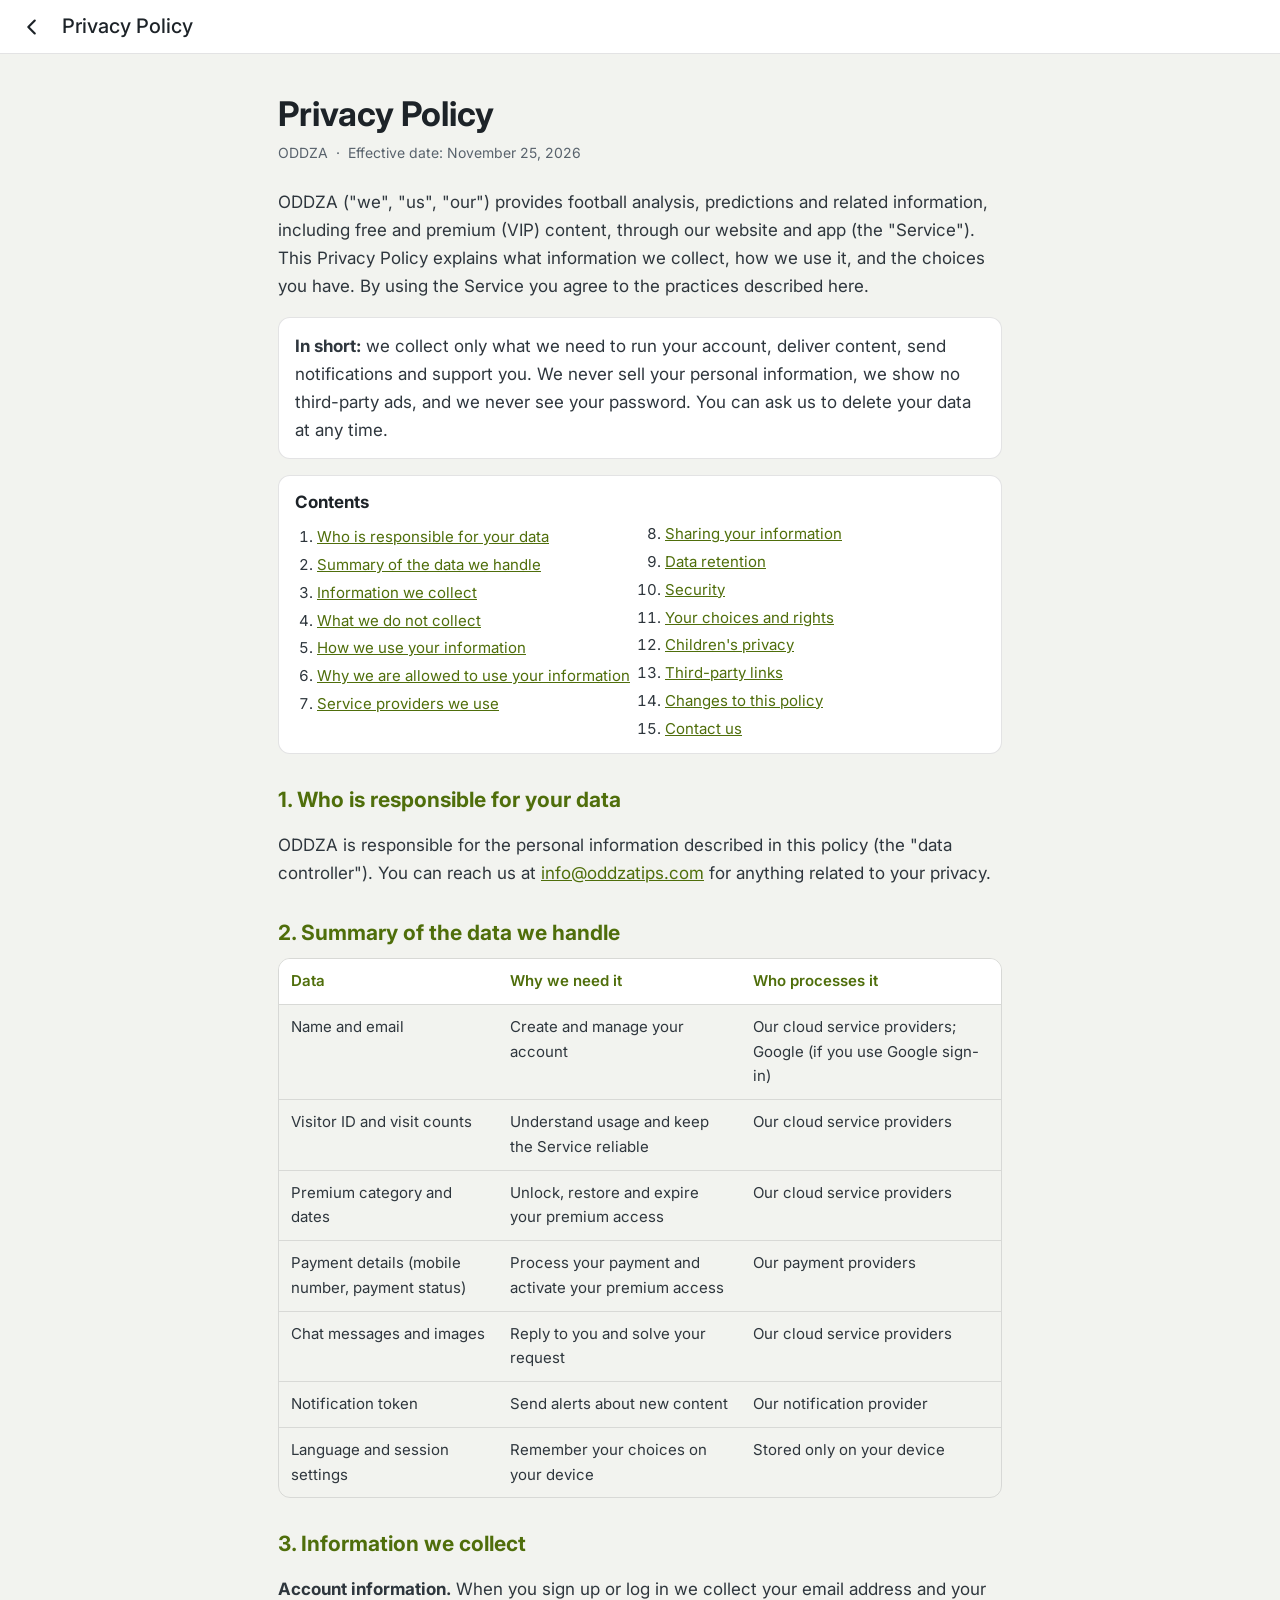
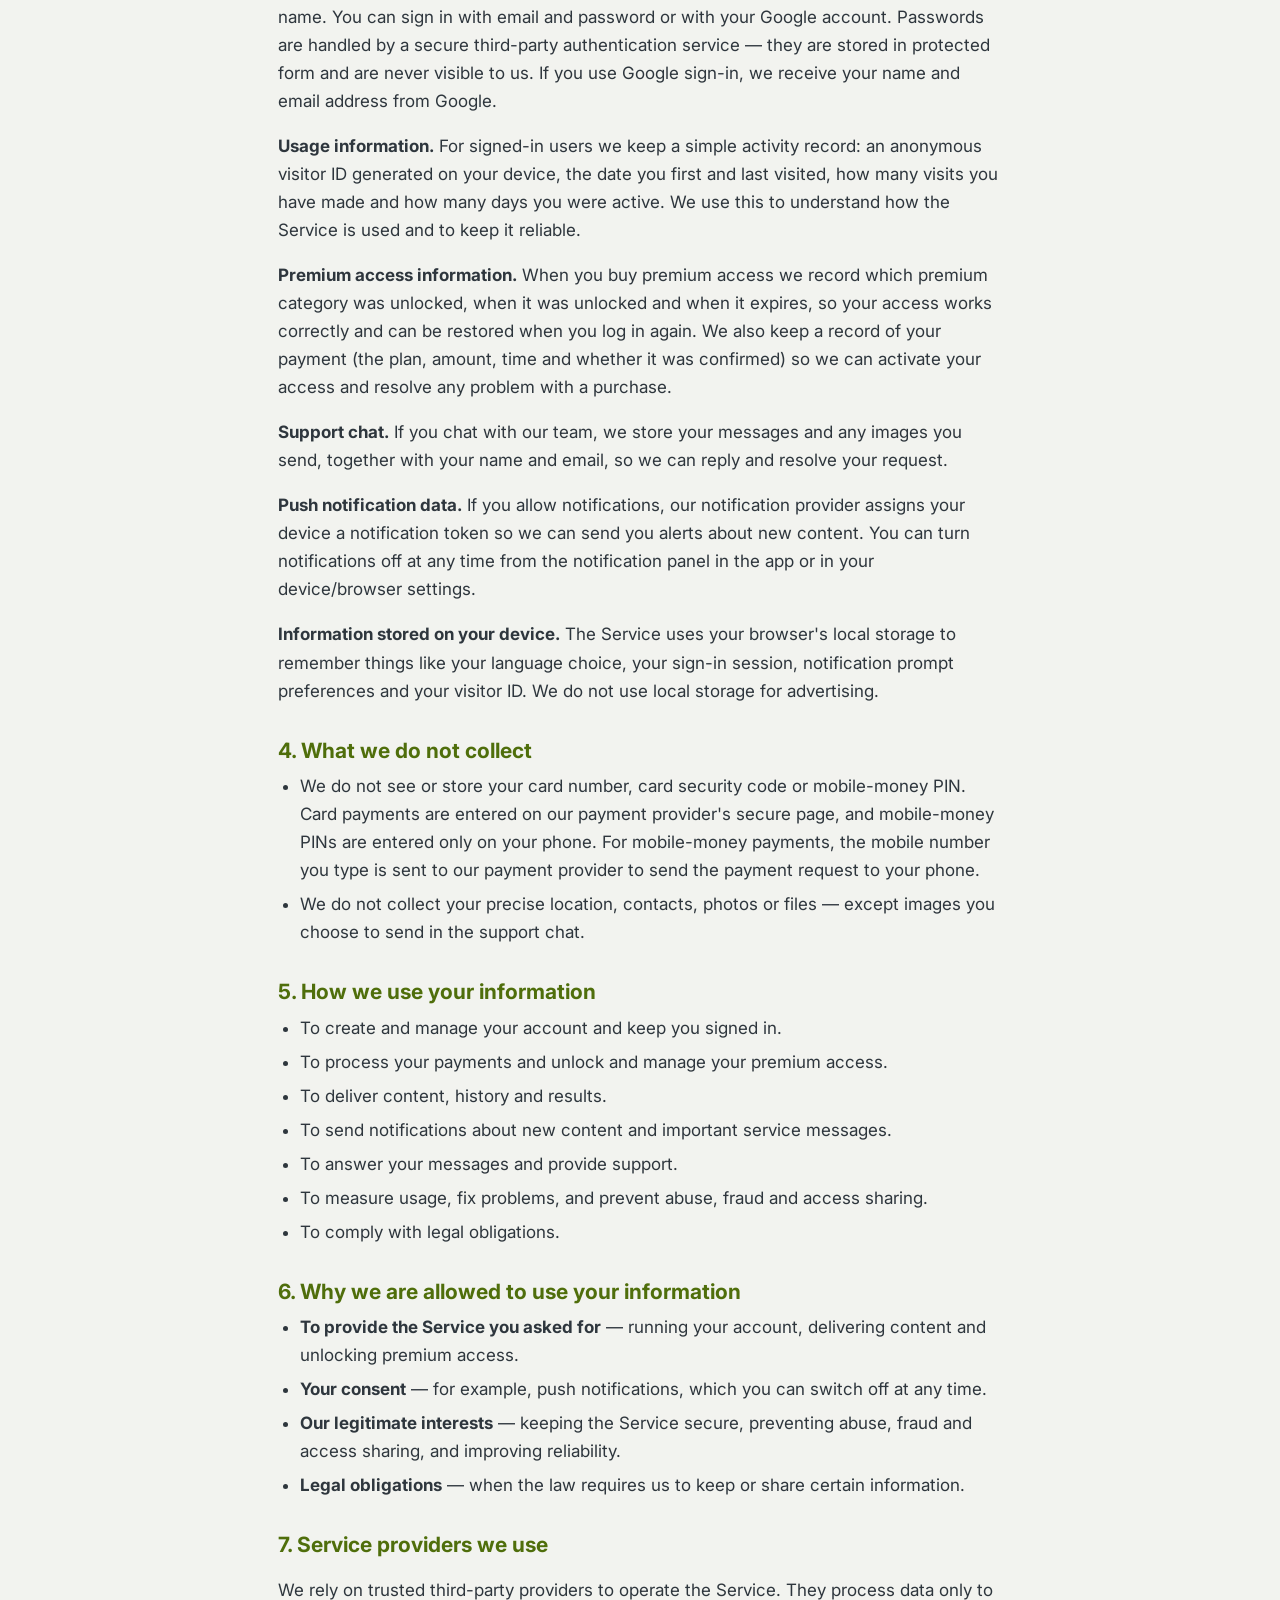
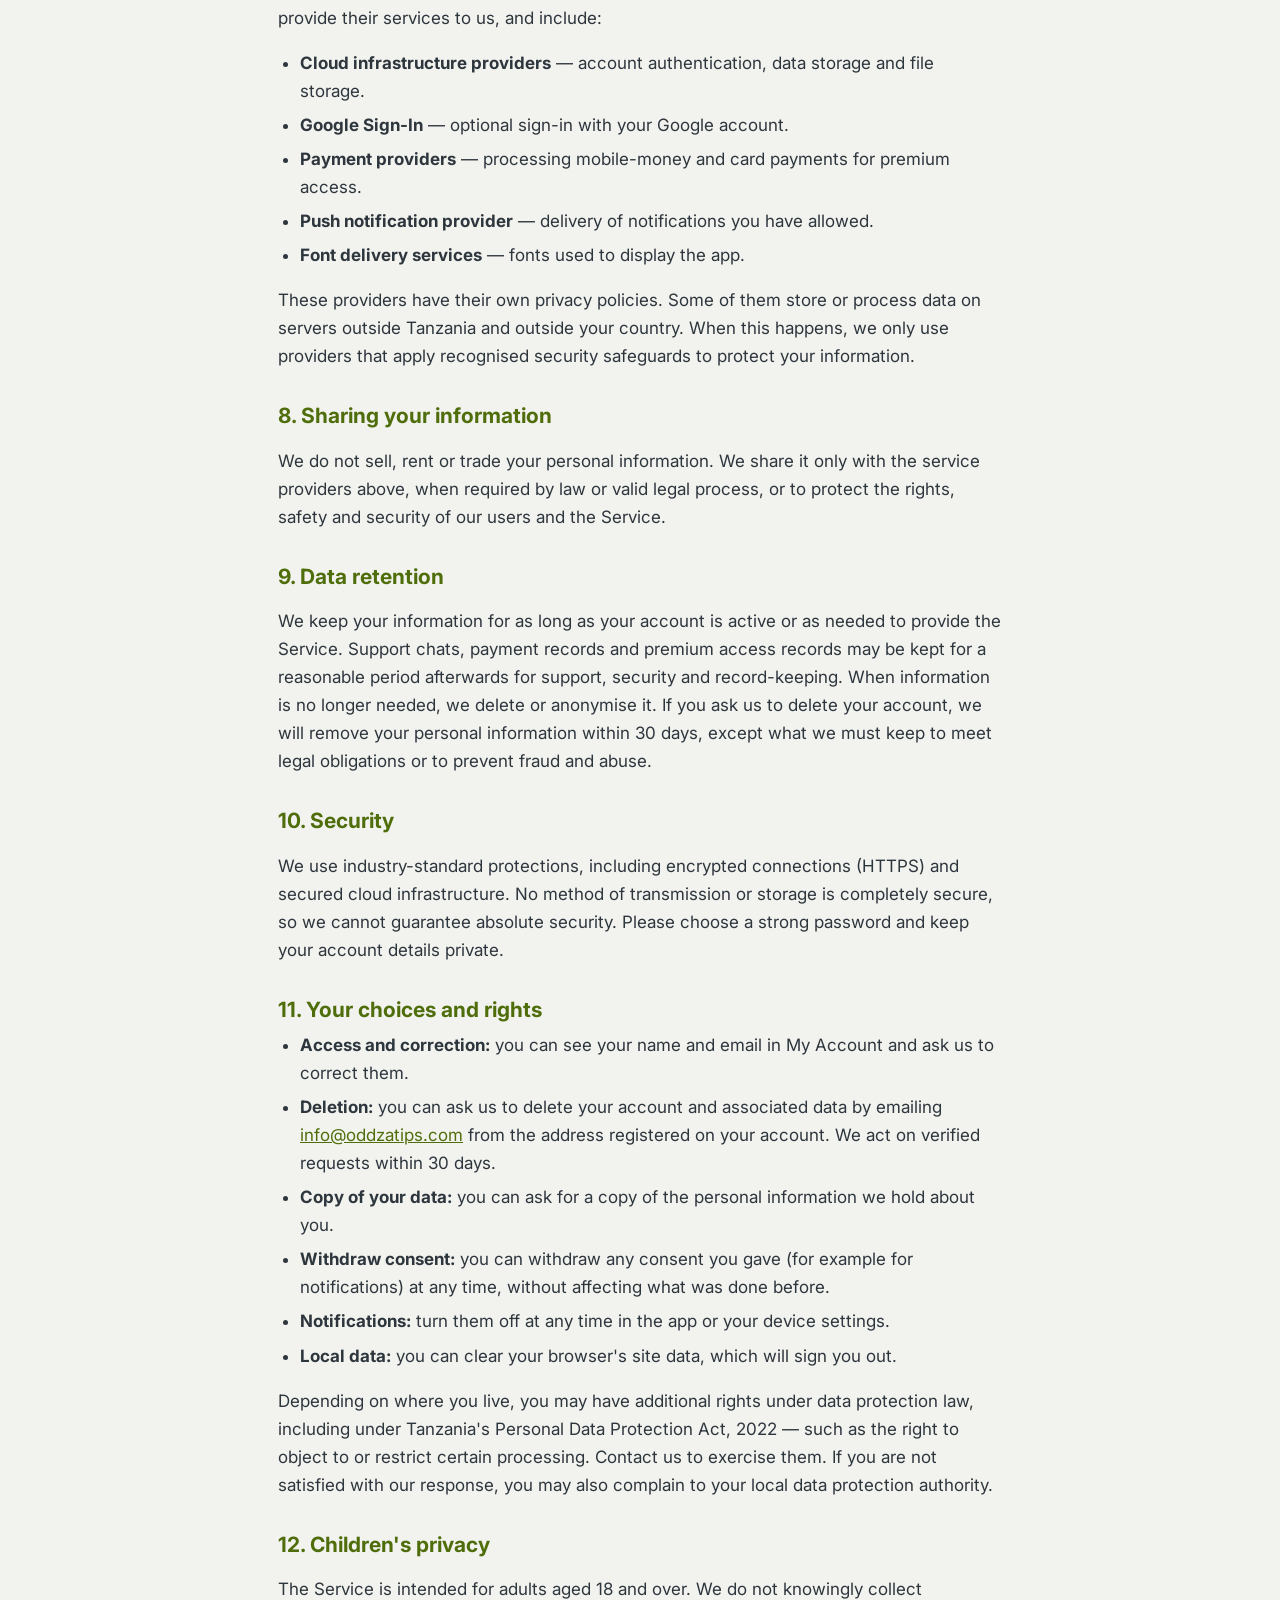
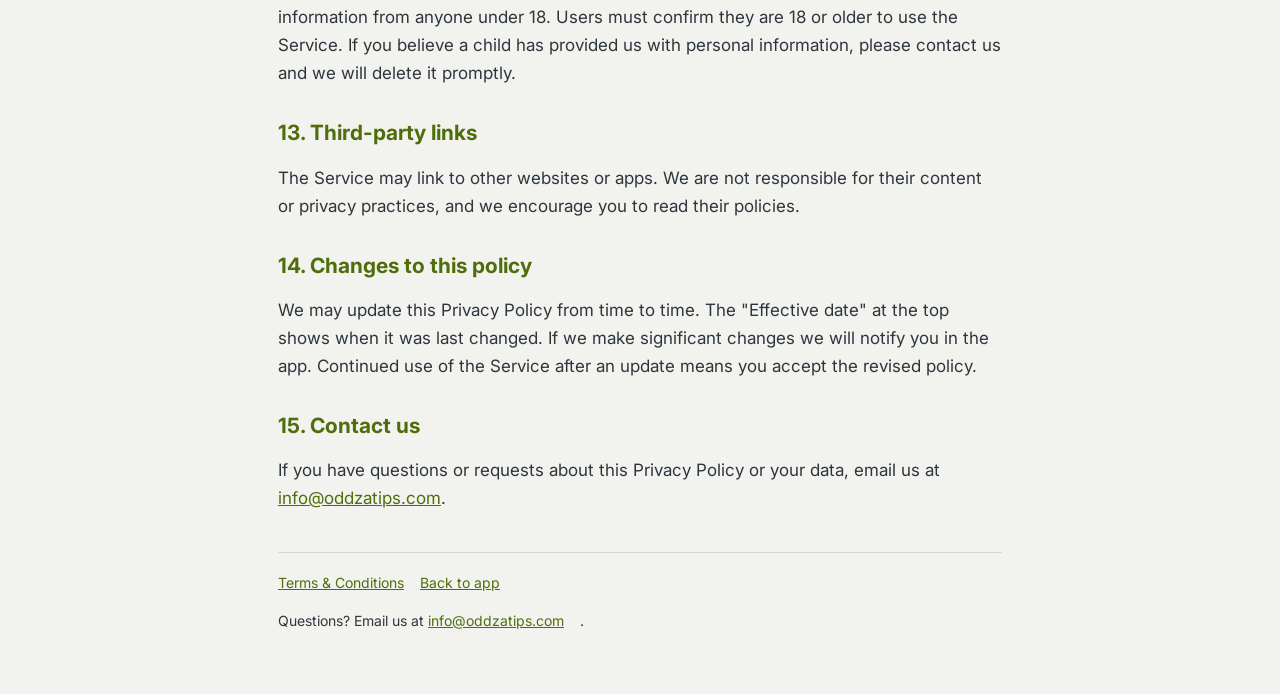
<file: privacy.html>
<!DOCTYPE html>
<html lang="en">
<head>
<meta charset="UTF-8">
<meta name="viewport" content="width=device-width, initial-scale=1, viewport-fit=cover">
<meta name="color-scheme" content="dark light">
<meta name="theme-color" content="#101316" media="(prefers-color-scheme: dark)">
<meta name="theme-color" content="#ffffff" media="(prefers-color-scheme: light)">
<title>Privacy Policy — ODDZA</title>
<meta name="description" content="Privacy Policy for the ODDZA football predictions app.">
<link rel="icon" type="image/svg+xml" href="favicon.svg">
<style>
:root{color-scheme:dark;--bg:#15181c;--surface:#1d2127;--ink:#e6e9ec;--text:#cdd3d9;--mute:#9aa4ae;--gold:#c4e24e;--line:rgba(255,255,255,.09);--bar:#101316}
@media(prefers-color-scheme:light){:root{color-scheme:light;--bg:#f2f3ef;--surface:#ffffff;--ink:#1d2328;--text:#2e363d;--mute:#59636d;--gold:#4f6e0b;--line:rgba(24,30,36,.12);--bar:#ffffff}}
*{box-sizing:border-box}
html{-webkit-text-size-adjust:100%}
html,body{-webkit-user-select:none;-moz-user-select:none;-ms-user-select:none;user-select:none;-webkit-touch-callout:none;-webkit-tap-highlight-color:transparent}
body{margin:0;background:var(--bg);color:var(--ink);font:16px/1.65 Inter,Roboto,system-ui,-apple-system,"Segoe UI",sans-serif;padding-bottom:env(safe-area-inset-bottom)}
header{position:sticky;top:0;z-index:5;background:var(--bar);color:var(--ink);border-bottom:1px solid var(--line);display:flex;align-items:center;gap:10px;padding:0 12px;padding-top:env(safe-area-inset-top);min-height:calc(54px + env(safe-area-inset-top))}
header button{background:none;border:0;color:var(--ink);width:40px;height:40px;display:flex;align-items:center;justify-content:center;cursor:pointer;border-radius:50%}
header button:focus-visible,a:focus-visible{outline:2px solid var(--gold);outline-offset:2px}
header svg{width:22px;height:22px}
header span{font-size:clamp(17px,4.6vw,20px);font-weight:500}
main{max-width:760px;margin:0 auto;padding:24px 18px 48px}
h1{font-size:clamp(26px,7vw,34px);line-height:1.2;margin:0 0 6px}
.meta{color:var(--mute);font-size:14px;margin:0 0 24px}
h2{font-size:clamp(18px,4.8vw,21px);margin:32px 0 8px;color:var(--gold);line-height:1.3}
p,li{color:var(--text);overflow-wrap:anywhere}
ul{padding-left:22px;margin:8px 0}
li{margin:6px 0}
a{color:var(--gold)}
.box{background:var(--surface);border:1px solid var(--line);border-radius:12px;padding:14px 16px;margin:16px 0}
.box p{margin:0}
footer{border-top:1px solid var(--line);margin-top:40px;padding-top:18px;color:var(--mute);font-size:14px}
footer a{margin-right:16px}
.toc{background:var(--surface);border:1px solid var(--line);border-radius:12px;padding:12px 16px;margin:16px 0}
.toc b{display:block;margin-bottom:6px}
.toc ol{margin:0;padding-left:22px;columns:2;column-gap:28px}
.toc li{margin:3px 0;font-size:15px}
.tw{overflow-x:auto;margin:12px 0;border:1px solid var(--line);border-radius:12px}
table{border-collapse:collapse;width:100%;min-width:520px;font-size:15px}
th,td{text-align:left;padding:10px 12px;border-bottom:1px solid var(--line);vertical-align:top;color:var(--text)}
th{background:var(--surface);color:var(--gold);font-weight:600}
tr:last-child td{border-bottom:0}
html{scroll-behavior:smooth}h2{scroll-margin-top:calc(70px + env(safe-area-inset-top))}
@media(max-width:600px){.toc ol{columns:1}}
@media(min-width:900px){body{font-size:17px}main{padding-top:40px}}
</style>
<link rel="preconnect" href="https://fonts.googleapis.com"><link rel="preconnect" href="https://fonts.gstatic.com" crossorigin><link rel="stylesheet" href="https://fonts.googleapis.com/css2?family=Inter:wght@400;500;600;700;800&display=swap"><style>:root{--font-ui:"Inter",Roboto,"Segoe UI","Helvetica Neue",Arial,sans-serif}</style></head>
<body>
<header><button type="button" onclick="goBack()" aria-label="Back"><svg viewBox="0 0 24 24" fill="none" stroke="currentColor" stroke-width="2.4" stroke-linecap="round" stroke-linejoin="round"><path d="M15 5l-7 7 7 7"/></svg></button><span>Privacy Policy</span></header>
<main>
<h1>Privacy Policy</h1>
<p class="meta">ODDZA &nbsp;·&nbsp; Effective date: November 25, 2026</p>

<p>ODDZA ("we", "us", "our") provides football analysis, predictions and related information, including free and premium (VIP) content, through our website and app (the "Service"). This Privacy Policy explains what information we collect, how we use it, and the choices you have. By using the Service you agree to the practices described here.</p>

<div class="box"><p><b>In short:</b> we collect only what we need to run your account, deliver content, send notifications and support you. We never sell your personal information, we show no third-party ads, and we never see your password. You can ask us to delete your data at any time.</p></div>

<nav class="toc" aria-label="Contents"><b>Contents</b><ol><li><a href="#s1">Who is responsible for your data</a></li><li><a href="#s2">Summary of the data we handle</a></li><li><a href="#s3">Information we collect</a></li><li><a href="#s4">What we do not collect</a></li><li><a href="#s5">How we use your information</a></li><li><a href="#s6">Why we are allowed to use your information</a></li><li><a href="#s7">Service providers we use</a></li><li><a href="#s8">Sharing your information</a></li><li><a href="#s9">Data retention</a></li><li><a href="#s10">Security</a></li><li><a href="#s11">Your choices and rights</a></li><li><a href="#s12">Children's privacy</a></li><li><a href="#s13">Third-party links</a></li><li><a href="#s14">Changes to this policy</a></li><li><a href="#s15">Contact us</a></li></ol></nav>

<h2 id="s1">1. Who is responsible for your data</h2>
<p>ODDZA is responsible for the personal information described in this policy (the "data controller"). You can reach us at <a href="mailto:info@oddzatips.com">info@oddzatips.com</a> for anything related to your privacy.</p>

<h2 id="s2">2. Summary of the data we handle</h2>
<div class="tw"><table>
<thead><tr><th>Data</th><th>Why we need it</th><th>Who processes it</th></tr></thead>
<tbody>
<tr><td>Name and email</td><td>Create and manage your account</td><td>Our cloud service providers; Google (if you use Google sign-in)</td></tr>
<tr><td>Visitor ID and visit counts</td><td>Understand usage and keep the Service reliable</td><td>Our cloud service providers</td></tr>
<tr><td>Premium category and dates</td><td>Unlock, restore and expire your premium access</td><td>Our cloud service providers</td></tr>
<tr><td>Payment details (mobile number, payment status)</td><td>Process your payment and activate your premium access</td><td>Our payment providers</td></tr>
<tr><td>Chat messages and images</td><td>Reply to you and solve your request</td><td>Our cloud service providers</td></tr>
<tr><td>Notification token</td><td>Send alerts about new content</td><td>Our notification provider</td></tr>
<tr><td>Language and session settings</td><td>Remember your choices on your device</td><td>Stored only on your device</td></tr>
</tbody></table></div>

<h2 id="s3">3. Information we collect</h2>
<p><b>Account information.</b> When you sign up or log in we collect your email address and your name. You can sign in with email and password or with your Google account. Passwords are handled by a secure third-party authentication service — they are stored in protected form and are never visible to us. If you use Google sign-in, we receive your name and email address from Google.</p>
<p><b>Usage information.</b> For signed-in users we keep a simple activity record: an anonymous visitor ID generated on your device, the date you first and last visited, how many visits you have made and how many days you were active. We use this to understand how the Service is used and to keep it reliable.</p>
<p><b>Premium access information.</b> When you buy premium access we record which premium category was unlocked, when it was unlocked and when it expires, so your access works correctly and can be restored when you log in again. We also keep a record of your payment (the plan, amount, time and whether it was confirmed) so we can activate your access and resolve any problem with a purchase.</p>
<p><b>Support chat.</b> If you chat with our team, we store your messages and any images you send, together with your name and email, so we can reply and resolve your request.</p>
<p><b>Push notification data.</b> If you allow notifications, our notification provider assigns your device a notification token so we can send you alerts about new content. You can turn notifications off at any time from the notification panel in the app or in your device/browser settings.</p>
<p><b>Information stored on your device.</b> The Service uses your browser's local storage to remember things like your language choice, your sign-in session, notification prompt preferences and your visitor ID. We do not use local storage for advertising.</p>

<h2 id="s4">4. What we do not collect</h2>
<ul>
<li>We do not see or store your card number, card security code or mobile-money PIN. Card payments are entered on our payment provider's secure page, and mobile-money PINs are entered only on your phone. For mobile-money payments, the mobile number you type is sent to our payment provider to send the payment request to your phone.</li>
<li>We do not collect your precise location, contacts, photos or files — except images you choose to send in the support chat.</li>
</ul>

<h2 id="s5">5. How we use your information</h2>
<ul>
<li>To create and manage your account and keep you signed in.</li>
<li>To process your payments and unlock and manage your premium access.</li>
<li>To deliver content, history and results.</li>
<li>To send notifications about new content and important service messages.</li>
<li>To answer your messages and provide support.</li>
<li>To measure usage, fix problems, and prevent abuse, fraud and access sharing.</li>
<li>To comply with legal obligations.</li>
</ul>

<h2 id="s6">6. Why we are allowed to use your information</h2>
<ul>
<li><b>To provide the Service you asked for</b> — running your account, delivering content and unlocking premium access.</li>
<li><b>Your consent</b> — for example, push notifications, which you can switch off at any time.</li>
<li><b>Our legitimate interests</b> — keeping the Service secure, preventing abuse, fraud and access sharing, and improving reliability.</li>
<li><b>Legal obligations</b> — when the law requires us to keep or share certain information.</li>
</ul>

<h2 id="s7">7. Service providers we use</h2>
<p>We rely on trusted third-party providers to operate the Service. They process data only to provide their services to us, and include:</p>
<ul>
<li><b>Cloud infrastructure providers</b> — account authentication, data storage and file storage.</li>
<li><b>Google Sign-In</b> — optional sign-in with your Google account.</li>
<li><b>Payment providers</b> — processing mobile-money and card payments for premium access.</li>
<li><b>Push notification provider</b> — delivery of notifications you have allowed.</li>
<li><b>Font delivery services</b> — fonts used to display the app.</li>
</ul>
<p>These providers have their own privacy policies. Some of them store or process data on servers outside Tanzania and outside your country. When this happens, we only use providers that apply recognised security safeguards to protect your information.</p>

<h2 id="s8">8. Sharing your information</h2>
<p>We do not sell, rent or trade your personal information. We share it only with the service providers above, when required by law or valid legal process, or to protect the rights, safety and security of our users and the Service.</p>

<h2 id="s9">9. Data retention</h2>
<p>We keep your information for as long as your account is active or as needed to provide the Service. Support chats, payment records and premium access records may be kept for a reasonable period afterwards for support, security and record-keeping. When information is no longer needed, we delete or anonymise it. If you ask us to delete your account, we will remove your personal information within 30 days, except what we must keep to meet legal obligations or to prevent fraud and abuse.</p>

<h2 id="s10">10. Security</h2>
<p>We use industry-standard protections, including encrypted connections (HTTPS) and secured cloud infrastructure. No method of transmission or storage is completely secure, so we cannot guarantee absolute security. Please choose a strong password and keep your account details private.</p>

<h2 id="s11">11. Your choices and rights</h2>
<ul>
<li><b>Access and correction:</b> you can see your name and email in My Account and ask us to correct them.</li>
<li><b>Deletion:</b> you can ask us to delete your account and associated data by emailing <a href="mailto:info@oddzatips.com">info@oddzatips.com</a> from the address registered on your account. We act on verified requests within 30 days.</li>
<li><b>Copy of your data:</b> you can ask for a copy of the personal information we hold about you.</li>
<li><b>Withdraw consent:</b> you can withdraw any consent you gave (for example for notifications) at any time, without affecting what was done before.</li>
<li><b>Notifications:</b> turn them off at any time in the app or your device settings.</li>
<li><b>Local data:</b> you can clear your browser's site data, which will sign you out.</li>
</ul>
<p>Depending on where you live, you may have additional rights under data protection law, including under Tanzania's Personal Data Protection Act, 2022 — such as the right to object to or restrict certain processing. Contact us to exercise them. If you are not satisfied with our response, you may also complain to your local data protection authority.</p>

<h2 id="s12">12. Children's privacy</h2>
<p>The Service is intended for adults aged 18 and over. We do not knowingly collect information from anyone under 18. Users must confirm they are 18 or older to use the Service. If you believe a child has provided us with personal information, please contact us and we will delete it promptly.</p>

<h2 id="s13">13. Third-party links</h2>
<p>The Service may link to other websites or apps. We are not responsible for their content or privacy practices, and we encourage you to read their policies.</p>

<h2 id="s14">14. Changes to this policy</h2>
<p>We may update this Privacy Policy from time to time. The "Effective date" at the top shows when it was last changed. If we make significant changes we will notify you in the app. Continued use of the Service after an update means you accept the revised policy.</p>

<h2 id="s15">15. Contact us</h2>
<p>If you have questions or requests about this Privacy Policy or your data, email us at <a href="mailto:info@oddzatips.com">info@oddzatips.com</a>.</p>

<footer>
<a href="terms.html">Terms &amp; Conditions</a><a href="index.html">Back to app</a>
<p>Questions? Email us at <a href="mailto:info@oddzatips.com">info@oddzatips.com</a>.</p>
</footer>
</main>
<script>var inFrame=window.parent!==window;
function closeParent(){parent.postMessage({legalClose:1},location.origin)}
function goBack(){if(inFrame){closeParent();return}if(history.length>1&&document.referrer){history.back()}else{location.href='index.html'}}
if(inFrame){document.addEventListener('click',function(e){var a=e.target.closest&&e.target.closest('a[href]');if(!a)return;var h=a.getAttribute('href');
if(h==='index.html'){e.preventDefault();closeParent()}
else if(h==='terms.html'||h==='privacy.html'){e.preventDefault();location.replace(h)}
else if(h.charAt(0)==='#'){e.preventDefault();var t=document.getElementById(h.slice(1));if(t)t.scrollIntoView()}})}
(function(){var stop=function(e){e.preventDefault()};
['copy','cut','contextmenu','selectstart','dragstart'].forEach(function(t){document.addEventListener(t,stop)});
document.addEventListener('keydown',function(e){if((e.ctrlKey||e.metaKey)&&['c','x','a'].indexOf((e.key||'').toLowerCase())>-1)e.preventDefault()})})();</script>
</body>
</html>
</file>
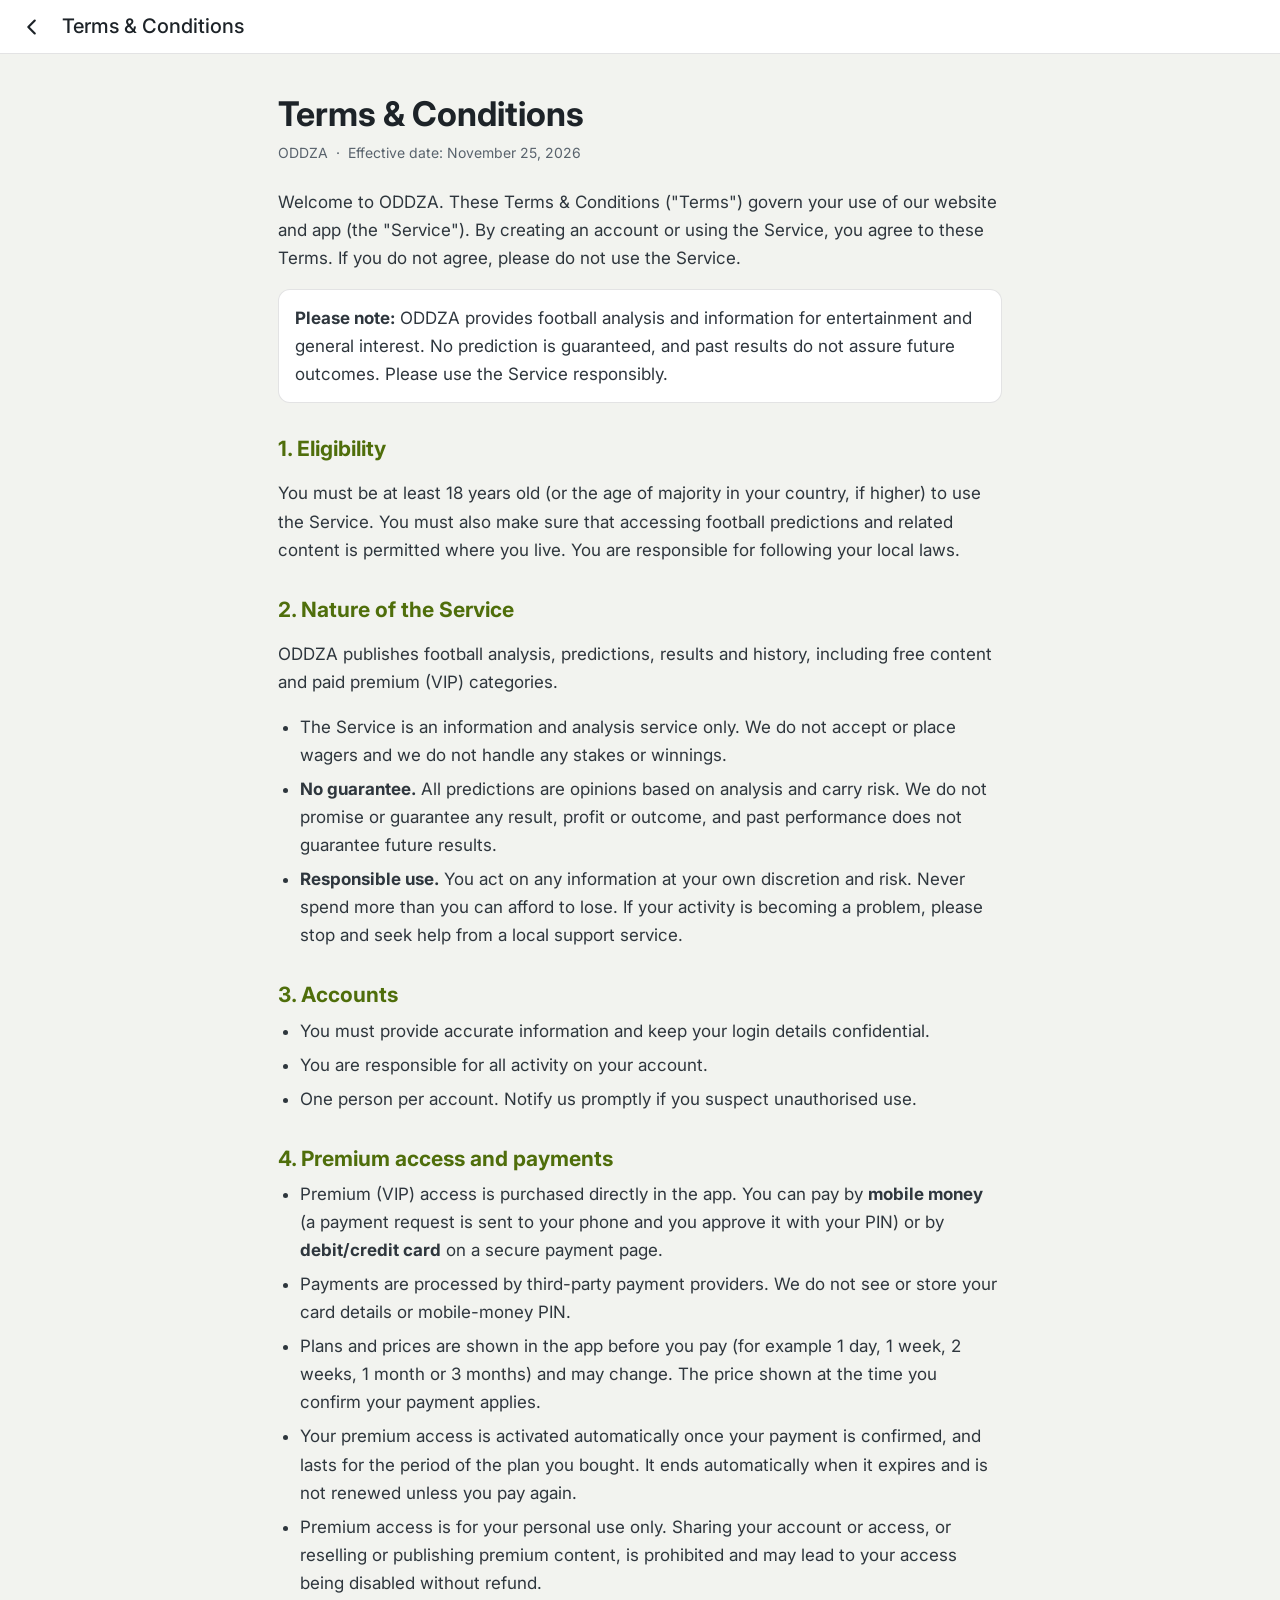
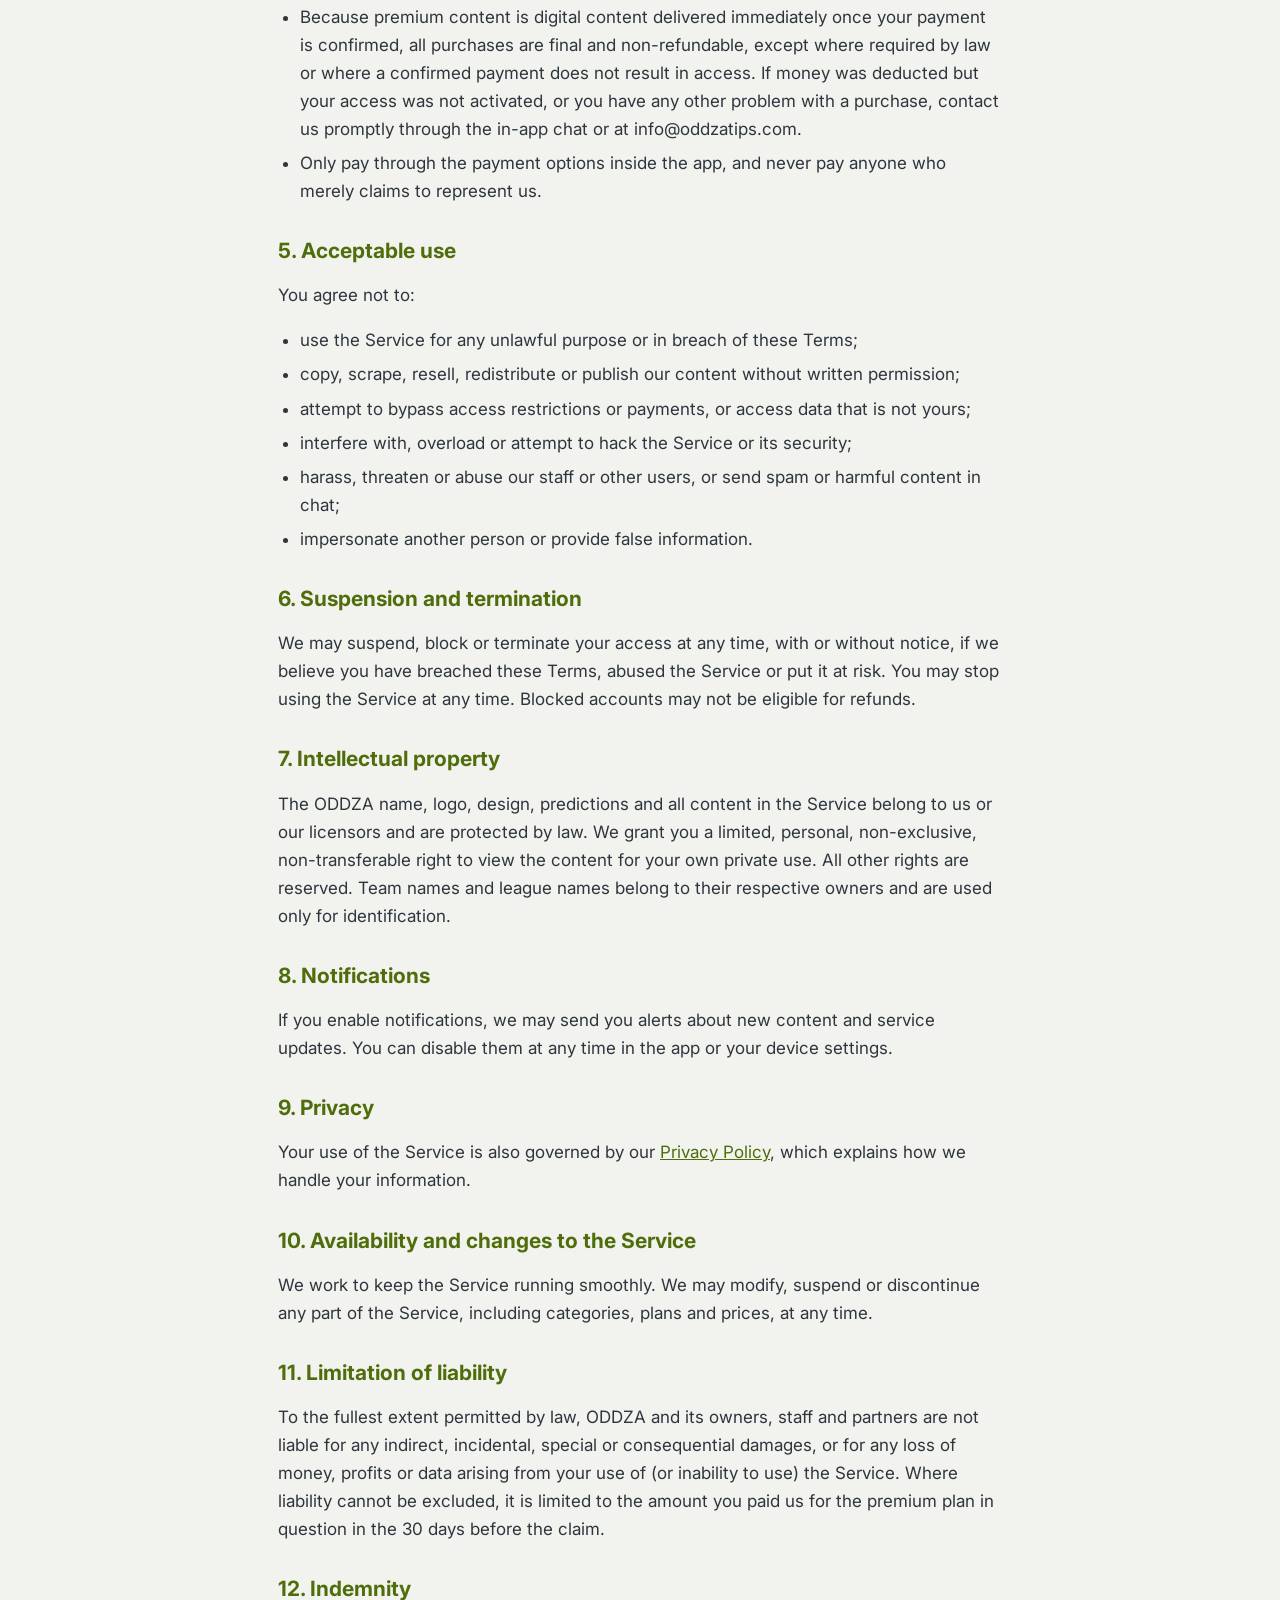
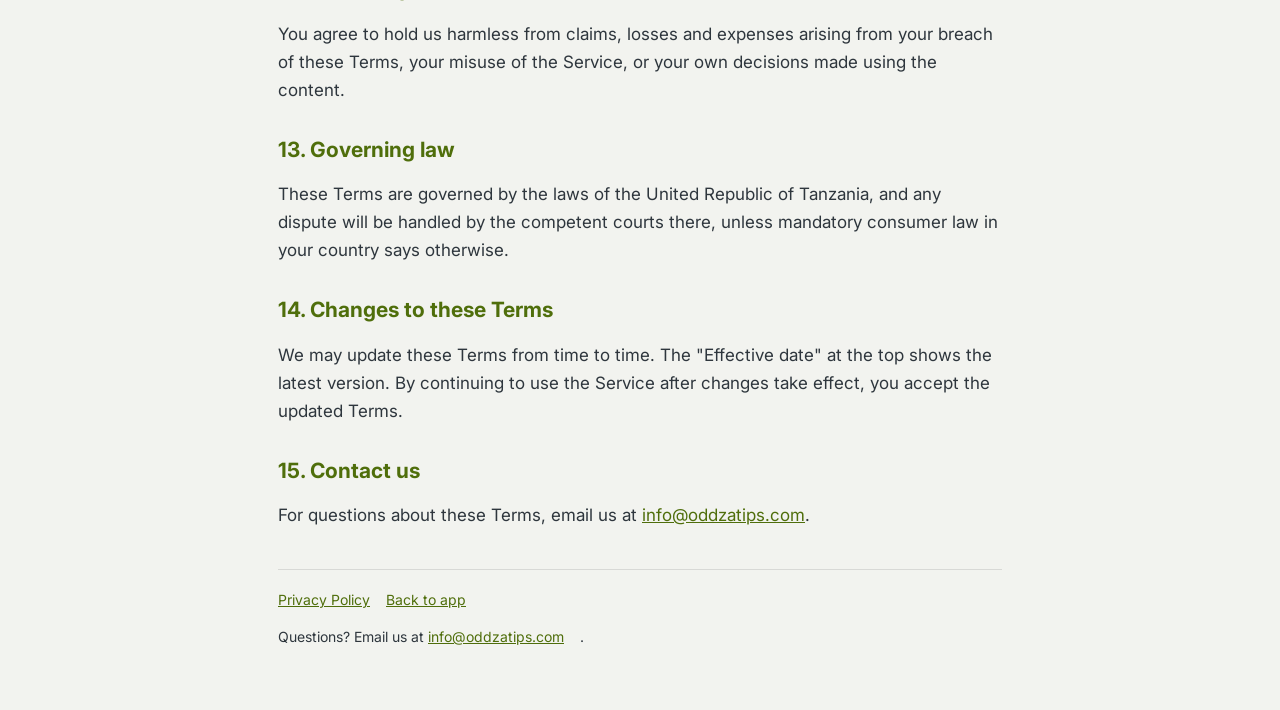
<file: terms.html>
<!DOCTYPE html>
<html lang="en">
<head>
<meta charset="UTF-8">
<meta name="viewport" content="width=device-width, initial-scale=1, viewport-fit=cover">
<meta name="color-scheme" content="dark light">
<meta name="theme-color" content="#101316" media="(prefers-color-scheme: dark)">
<meta name="theme-color" content="#ffffff" media="(prefers-color-scheme: light)">
<title>Terms &amp; Conditions — ODDZA</title>
<meta name="description" content="Terms &amp; Conditions for the ODDZA football predictions app.">
<link rel="icon" type="image/svg+xml" href="favicon.svg">
<style>
:root{color-scheme:dark;--bg:#15181c;--surface:#1d2127;--ink:#e6e9ec;--text:#cdd3d9;--mute:#9aa4ae;--gold:#c4e24e;--line:rgba(255,255,255,.09);--bar:#101316}
@media(prefers-color-scheme:light){:root{color-scheme:light;--bg:#f2f3ef;--surface:#ffffff;--ink:#1d2328;--text:#2e363d;--mute:#59636d;--gold:#4f6e0b;--line:rgba(24,30,36,.12);--bar:#ffffff}}
*{box-sizing:border-box}
html{-webkit-text-size-adjust:100%}
html,body{-webkit-user-select:none;-moz-user-select:none;-ms-user-select:none;user-select:none;-webkit-touch-callout:none;-webkit-tap-highlight-color:transparent}
body{margin:0;background:var(--bg);color:var(--ink);font:16px/1.65 Inter,Roboto,system-ui,-apple-system,"Segoe UI",sans-serif;padding-bottom:env(safe-area-inset-bottom)}
header{position:sticky;top:0;z-index:5;background:var(--bar);color:var(--ink);border-bottom:1px solid var(--line);display:flex;align-items:center;gap:10px;padding:0 12px;padding-top:env(safe-area-inset-top);min-height:calc(54px + env(safe-area-inset-top))}
header button{background:none;border:0;color:var(--ink);width:40px;height:40px;display:flex;align-items:center;justify-content:center;cursor:pointer;border-radius:50%}
header button:focus-visible,a:focus-visible{outline:2px solid var(--gold);outline-offset:2px}
header svg{width:22px;height:22px}
header span{font-size:clamp(17px,4.6vw,20px);font-weight:500}
main{max-width:760px;margin:0 auto;padding:24px 18px 48px}
h1{font-size:clamp(26px,7vw,34px);line-height:1.2;margin:0 0 6px}
.meta{color:var(--mute);font-size:14px;margin:0 0 24px}
h2{font-size:clamp(18px,4.8vw,21px);margin:32px 0 8px;color:var(--gold);line-height:1.3}
p,li{color:var(--text);overflow-wrap:anywhere}
ul{padding-left:22px;margin:8px 0}
li{margin:6px 0}
a{color:var(--gold)}
.box{background:var(--surface);border:1px solid var(--line);border-radius:12px;padding:14px 16px;margin:16px 0}
.box p{margin:0}
footer{border-top:1px solid var(--line);margin-top:40px;padding-top:18px;color:var(--mute);font-size:14px}
footer a{margin-right:16px}
@media(min-width:900px){body{font-size:17px}main{padding-top:40px}}
</style>
<link rel="preconnect" href="https://fonts.googleapis.com"><link rel="preconnect" href="https://fonts.gstatic.com" crossorigin><link rel="stylesheet" href="https://fonts.googleapis.com/css2?family=Inter:wght@400;500;600;700;800&display=swap"><style>:root{--font-ui:"Inter",Roboto,"Segoe UI","Helvetica Neue",Arial,sans-serif}</style></head>
<body>
<header><button type="button" onclick="goBack()" aria-label="Back"><svg viewBox="0 0 24 24" fill="none" stroke="currentColor" stroke-width="2.4" stroke-linecap="round" stroke-linejoin="round"><path d="M15 5l-7 7 7 7"/></svg></button><span>Terms &amp; Conditions</span></header>
<main>
<h1>Terms &amp; Conditions</h1>
<p class="meta">ODDZA &nbsp;·&nbsp; Effective date: November 25, 2026</p>

<p>Welcome to ODDZA. These Terms &amp; Conditions ("Terms") govern your use of our website and app (the "Service"). By creating an account or using the Service, you agree to these Terms. If you do not agree, please do not use the Service.</p>

<div class="box"><p><b>Please note:</b> ODDZA provides football analysis and information for entertainment and general interest. No prediction is guaranteed, and past results do not assure future outcomes. Please use the Service responsibly.</p></div>

<h2>1. Eligibility</h2>
<p>You must be at least 18 years old (or the age of majority in your country, if higher) to use the Service. You must also make sure that accessing football predictions and related content is permitted where you live. You are responsible for following your local laws.</p>

<h2>2. Nature of the Service</h2>
<p>ODDZA publishes football analysis, predictions, results and history, including free content and paid premium (VIP) categories.</p>
<ul>
<li>The Service is an information and analysis service only. We do not accept or place wagers and we do not handle any stakes or winnings.</li>
<li><b>No guarantee.</b> All predictions are opinions based on analysis and carry risk. We do not promise or guarantee any result, profit or outcome, and past performance does not guarantee future results.</li>
<li><b>Responsible use.</b> You act on any information at your own discretion and risk. Never spend more than you can afford to lose. If your activity is becoming a problem, please stop and seek help from a local support service.</li>
</ul>

<h2>3. Accounts</h2>
<ul>
<li>You must provide accurate information and keep your login details confidential.</li>
<li>You are responsible for all activity on your account.</li>
<li>One person per account. Notify us promptly if you suspect unauthorised use.</li>
</ul>

<h2>4. Premium access and payments</h2>
<ul>
<li>Premium (VIP) access is purchased directly in the app. You can pay by <b>mobile money</b> (a payment request is sent to your phone and you approve it with your PIN) or by <b>debit/credit card</b> on a secure payment page.</li>
<li>Payments are processed by third-party payment providers. We do not see or store your card details or mobile-money PIN.</li>
<li>Plans and prices are shown in the app before you pay (for example 1 day, 1 week, 2 weeks, 1 month or 3 months) and may change. The price shown at the time you confirm your payment applies.</li>
<li>Your premium access is activated automatically once your payment is confirmed, and lasts for the period of the plan you bought. It ends automatically when it expires and is not renewed unless you pay again.</li>
<li>Premium access is for your personal use only. Sharing your account or access, or reselling or publishing premium content, is prohibited and may lead to your access being disabled without refund.</li>
<li>Because premium content is digital content delivered immediately once your payment is confirmed, all purchases are final and non-refundable, except where required by law or where a confirmed payment does not result in access. If money was deducted but your access was not activated, or you have any other problem with a purchase, contact us promptly through the in-app chat or at info@oddzatips.com.</li>
<li>Only pay through the payment options inside the app, and never pay anyone who merely claims to represent us.</li>
</ul>

<h2>5. Acceptable use</h2>
<p>You agree not to:</p>
<ul>
<li>use the Service for any unlawful purpose or in breach of these Terms;</li>
<li>copy, scrape, resell, redistribute or publish our content without written permission;</li>
<li>attempt to bypass access restrictions or payments, or access data that is not yours;</li>
<li>interfere with, overload or attempt to hack the Service or its security;</li>
<li>harass, threaten or abuse our staff or other users, or send spam or harmful content in chat;</li>
<li>impersonate another person or provide false information.</li>
</ul>

<h2>6. Suspension and termination</h2>
<p>We may suspend, block or terminate your access at any time, with or without notice, if we believe you have breached these Terms, abused the Service or put it at risk. You may stop using the Service at any time. Blocked accounts may not be eligible for refunds.</p>

<h2>7. Intellectual property</h2>
<p>The ODDZA name, logo, design, predictions and all content in the Service belong to us or our licensors and are protected by law. We grant you a limited, personal, non-exclusive, non-transferable right to view the content for your own private use. All other rights are reserved. Team names and league names belong to their respective owners and are used only for identification.</p>

<h2>8. Notifications</h2>
<p>If you enable notifications, we may send you alerts about new content and service updates. You can disable them at any time in the app or your device settings.</p>

<h2>9. Privacy</h2>
<p>Your use of the Service is also governed by our <a href="privacy.html">Privacy Policy</a>, which explains how we handle your information.</p>

<h2>10. Availability and changes to the Service</h2>
<p>We work to keep the Service running smoothly. We may modify, suspend or discontinue any part of the Service, including categories, plans and prices, at any time.</p>

<h2>11. Limitation of liability</h2>
<p>To the fullest extent permitted by law, ODDZA and its owners, staff and partners are not liable for any indirect, incidental, special or consequential damages, or for any loss of money, profits or data arising from your use of (or inability to use) the Service. Where liability cannot be excluded, it is limited to the amount you paid us for the premium plan in question in the 30 days before the claim.</p>

<h2>12. Indemnity</h2>
<p>You agree to hold us harmless from claims, losses and expenses arising from your breach of these Terms, your misuse of the Service, or your own decisions made using the content.</p>

<h2>13. Governing law</h2>
<p>These Terms are governed by the laws of the United Republic of Tanzania, and any dispute will be handled by the competent courts there, unless mandatory consumer law in your country says otherwise.</p>

<h2>14. Changes to these Terms</h2>
<p>We may update these Terms from time to time. The "Effective date" at the top shows the latest version. By continuing to use the Service after changes take effect, you accept the updated Terms.</p>

<h2>15. Contact us</h2>
<p>For questions about these Terms, email us at <a href="mailto:info@oddzatips.com">info@oddzatips.com</a>.</p>

<footer>
<a href="privacy.html">Privacy Policy</a><a href="index.html">Back to app</a>
<p>Questions? Email us at <a href="mailto:info@oddzatips.com">info@oddzatips.com</a>.</p>
</footer>
</main>
<script>var inFrame=window.parent!==window;
function closeParent(){parent.postMessage({legalClose:1},location.origin)}
function goBack(){if(inFrame){closeParent();return}if(history.length>1&&document.referrer){history.back()}else{location.href='index.html'}}
if(inFrame){document.addEventListener('click',function(e){var a=e.target.closest&&e.target.closest('a[href]');if(!a)return;var h=a.getAttribute('href');
if(h==='index.html'){e.preventDefault();closeParent()}
else if(h==='terms.html'||h==='privacy.html'){e.preventDefault();location.replace(h)}
else if(h.charAt(0)==='#'){e.preventDefault();var t=document.getElementById(h.slice(1));if(t)t.scrollIntoView()}})}
(function(){var stop=function(e){e.preventDefault()};
['copy','cut','contextmenu','selectstart','dragstart'].forEach(function(t){document.addEventListener(t,stop)});
document.addEventListener('keydown',function(e){if((e.ctrlKey||e.metaKey)&&['c','x','a'].indexOf((e.key||'').toLowerCase())>-1)e.preventDefault()})})();</script>
</body>
</html>
</file>
